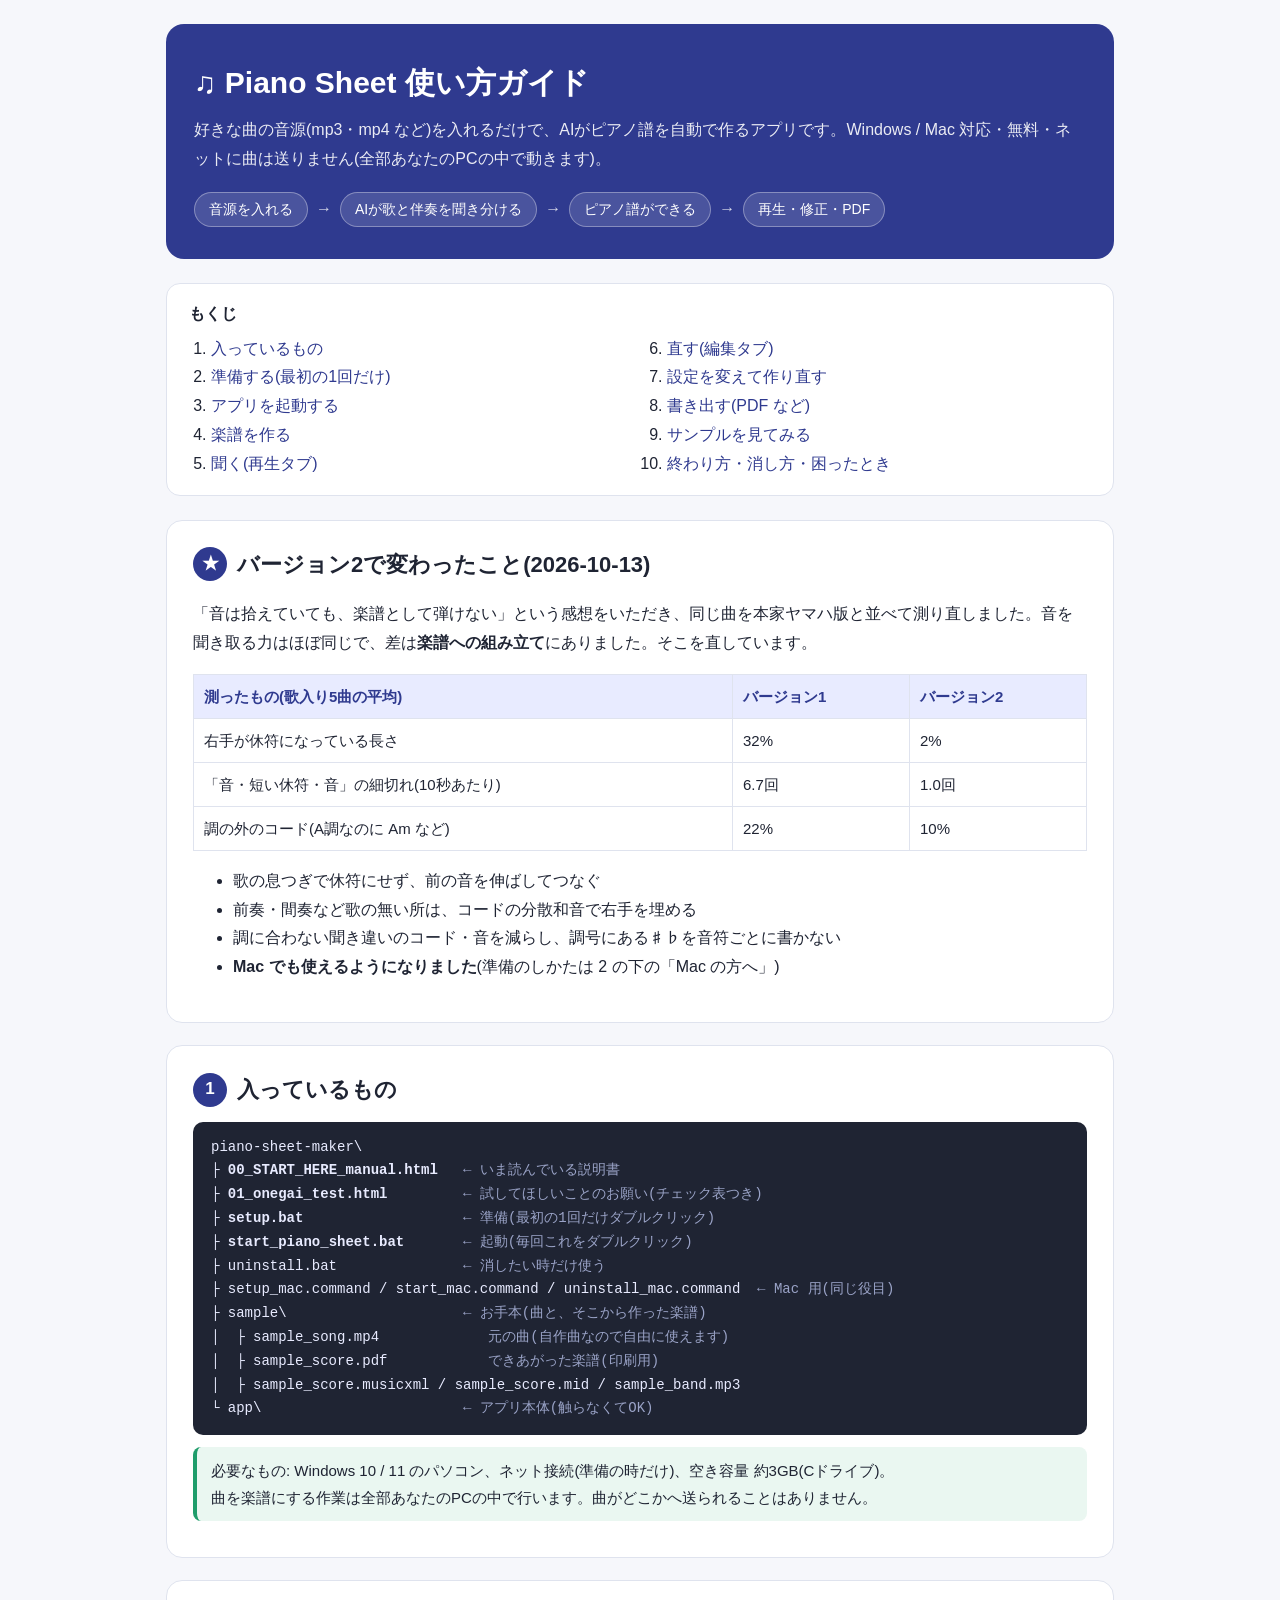
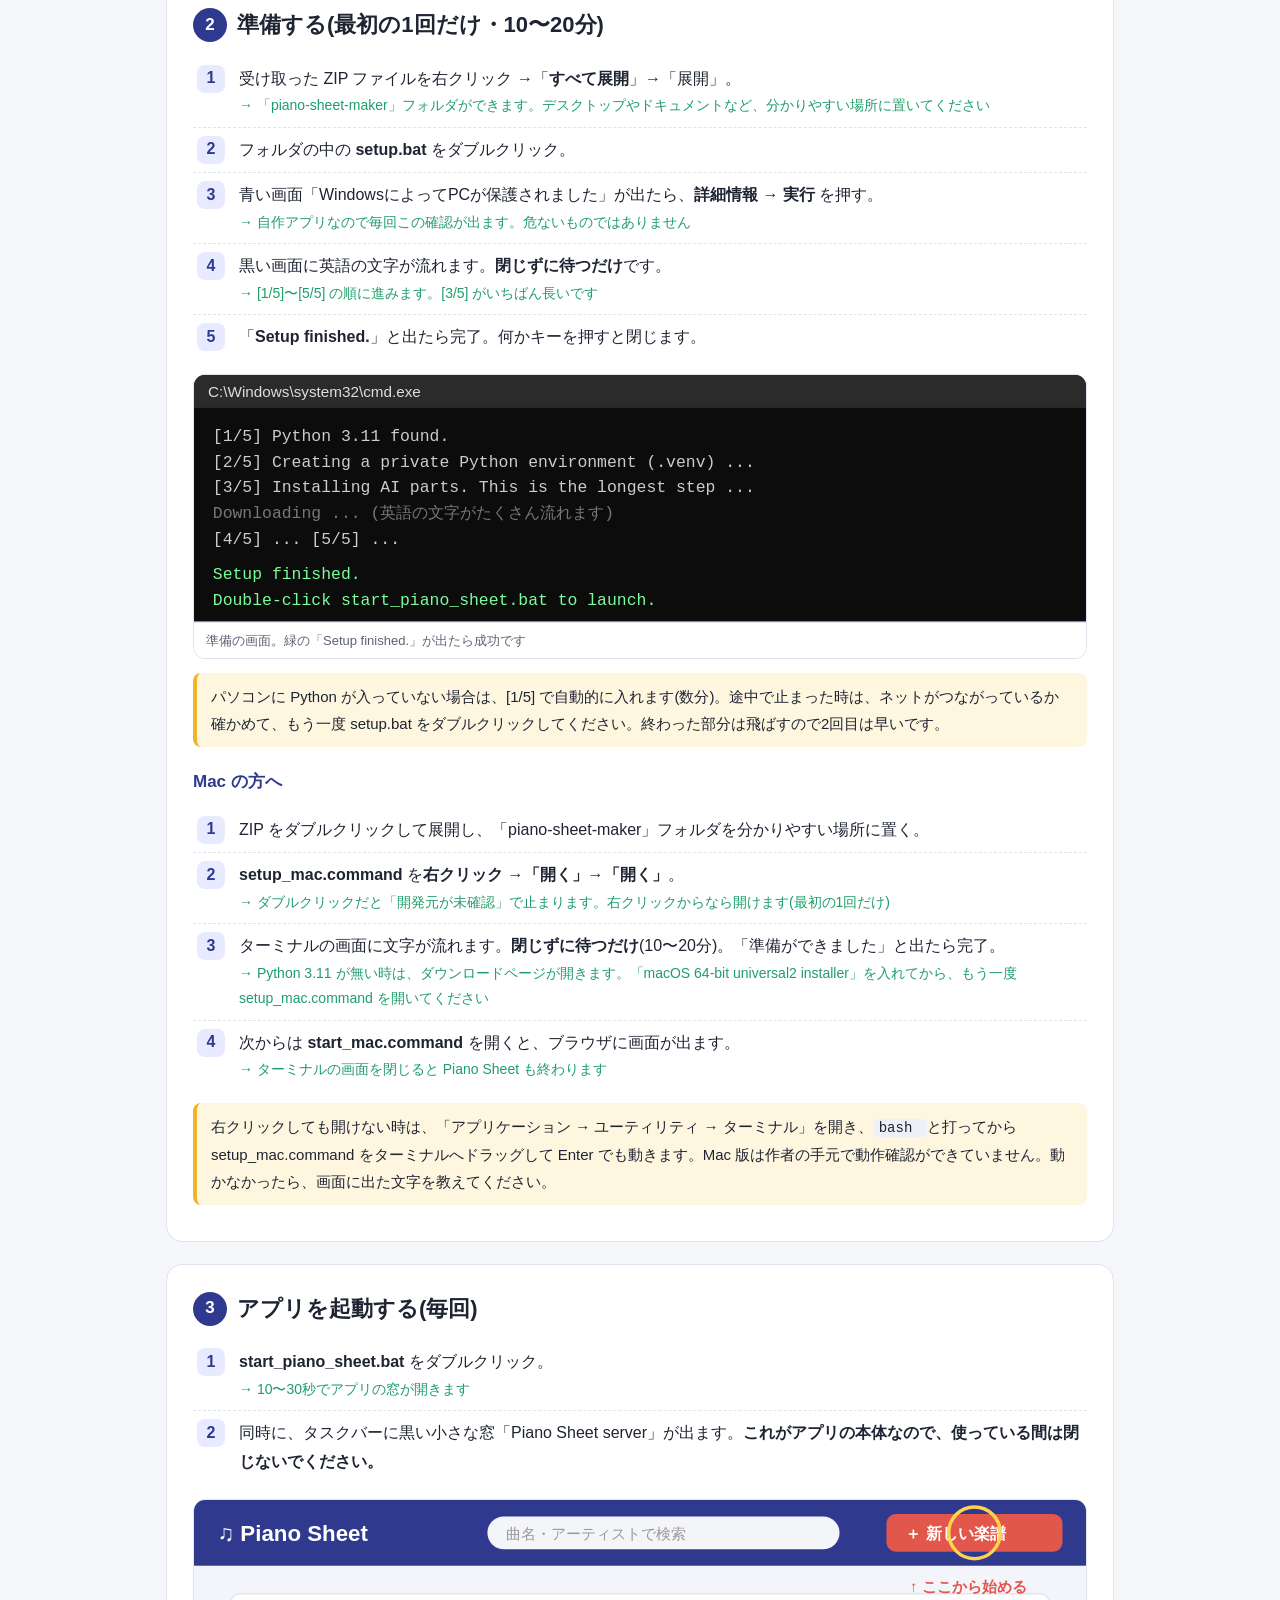
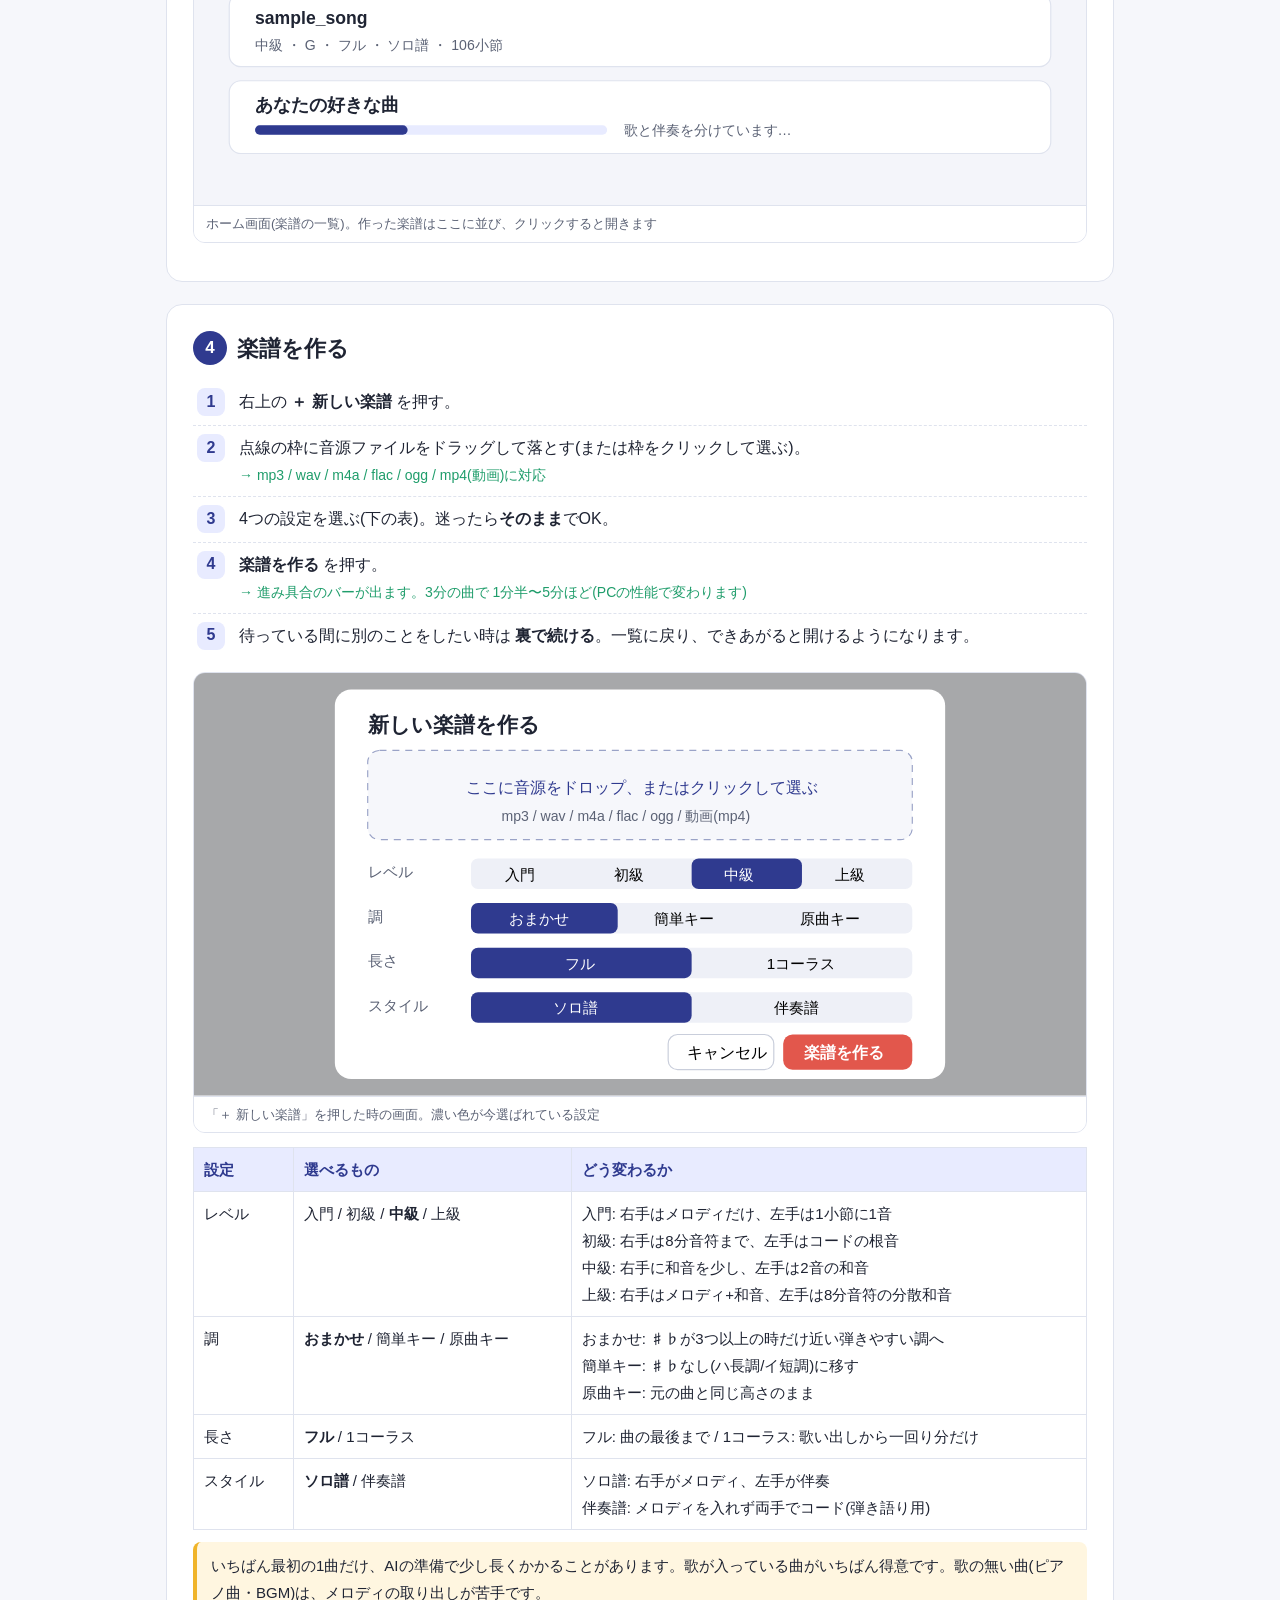
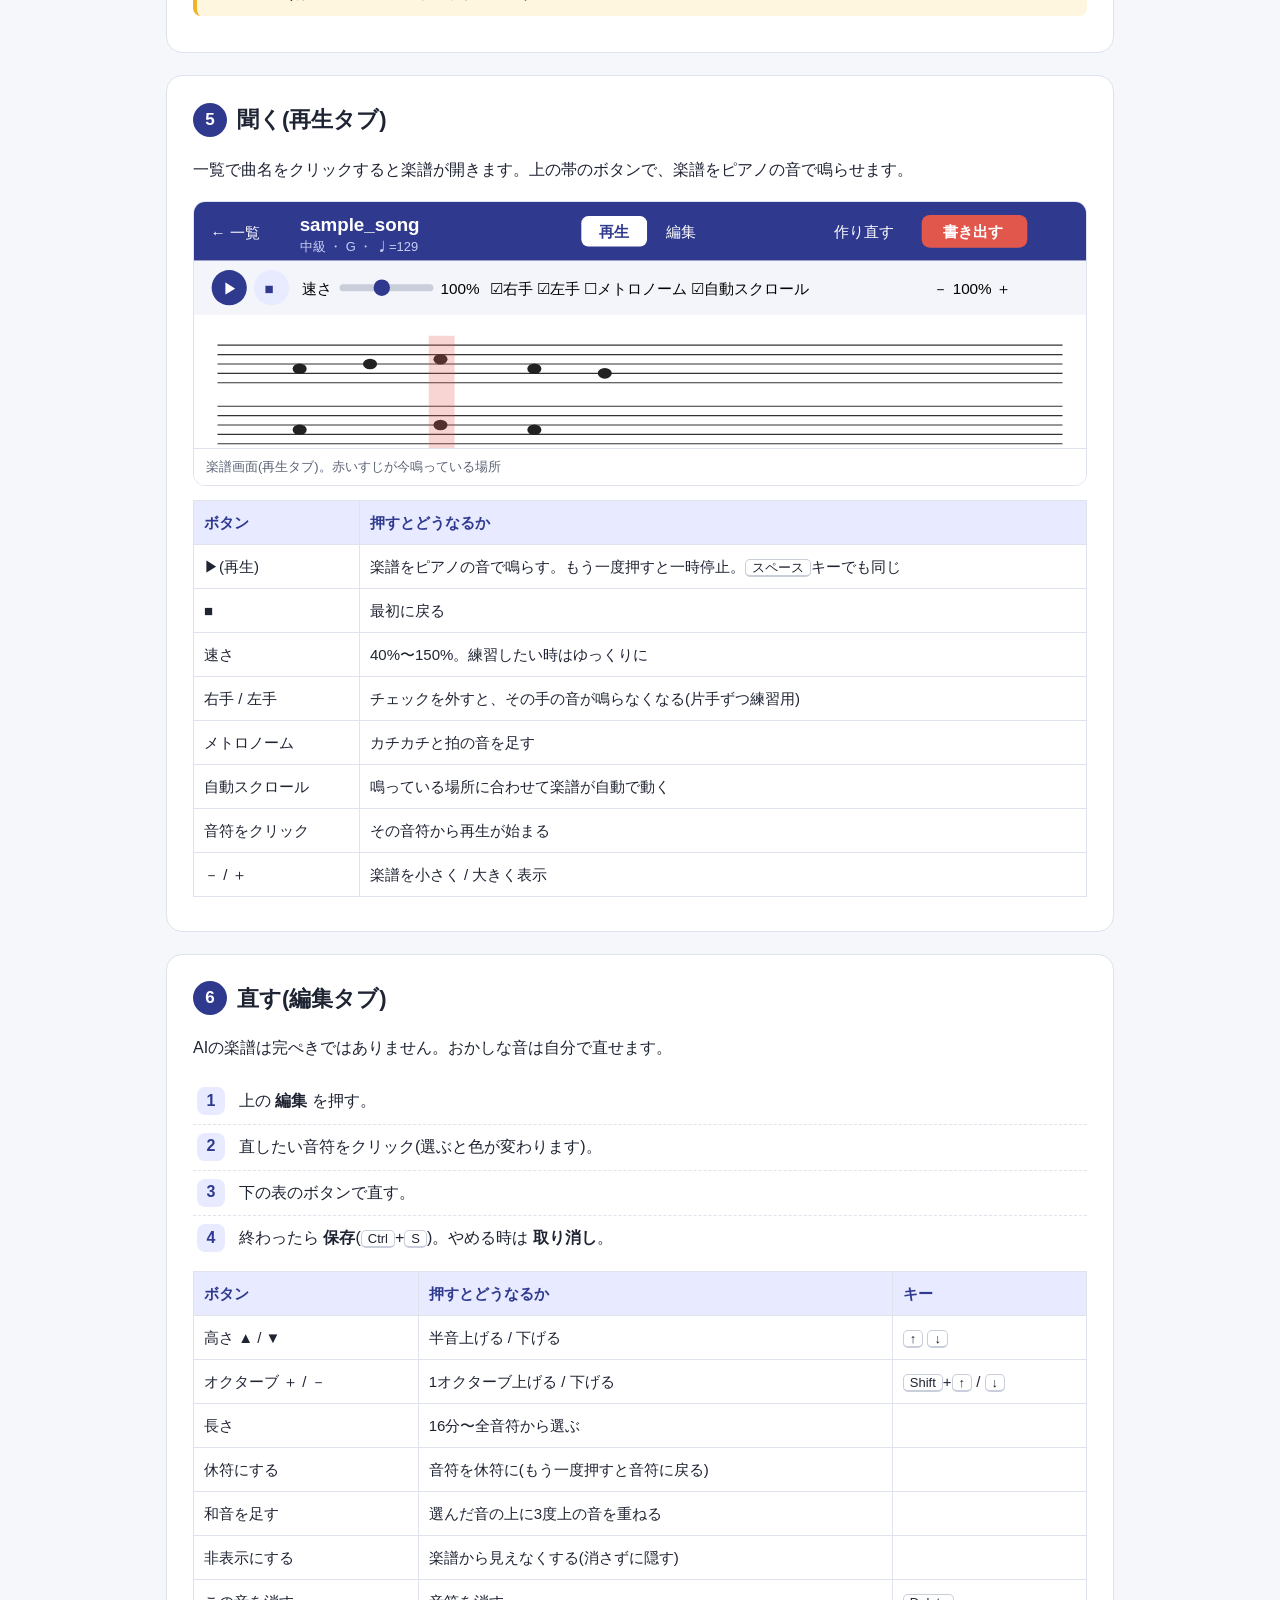
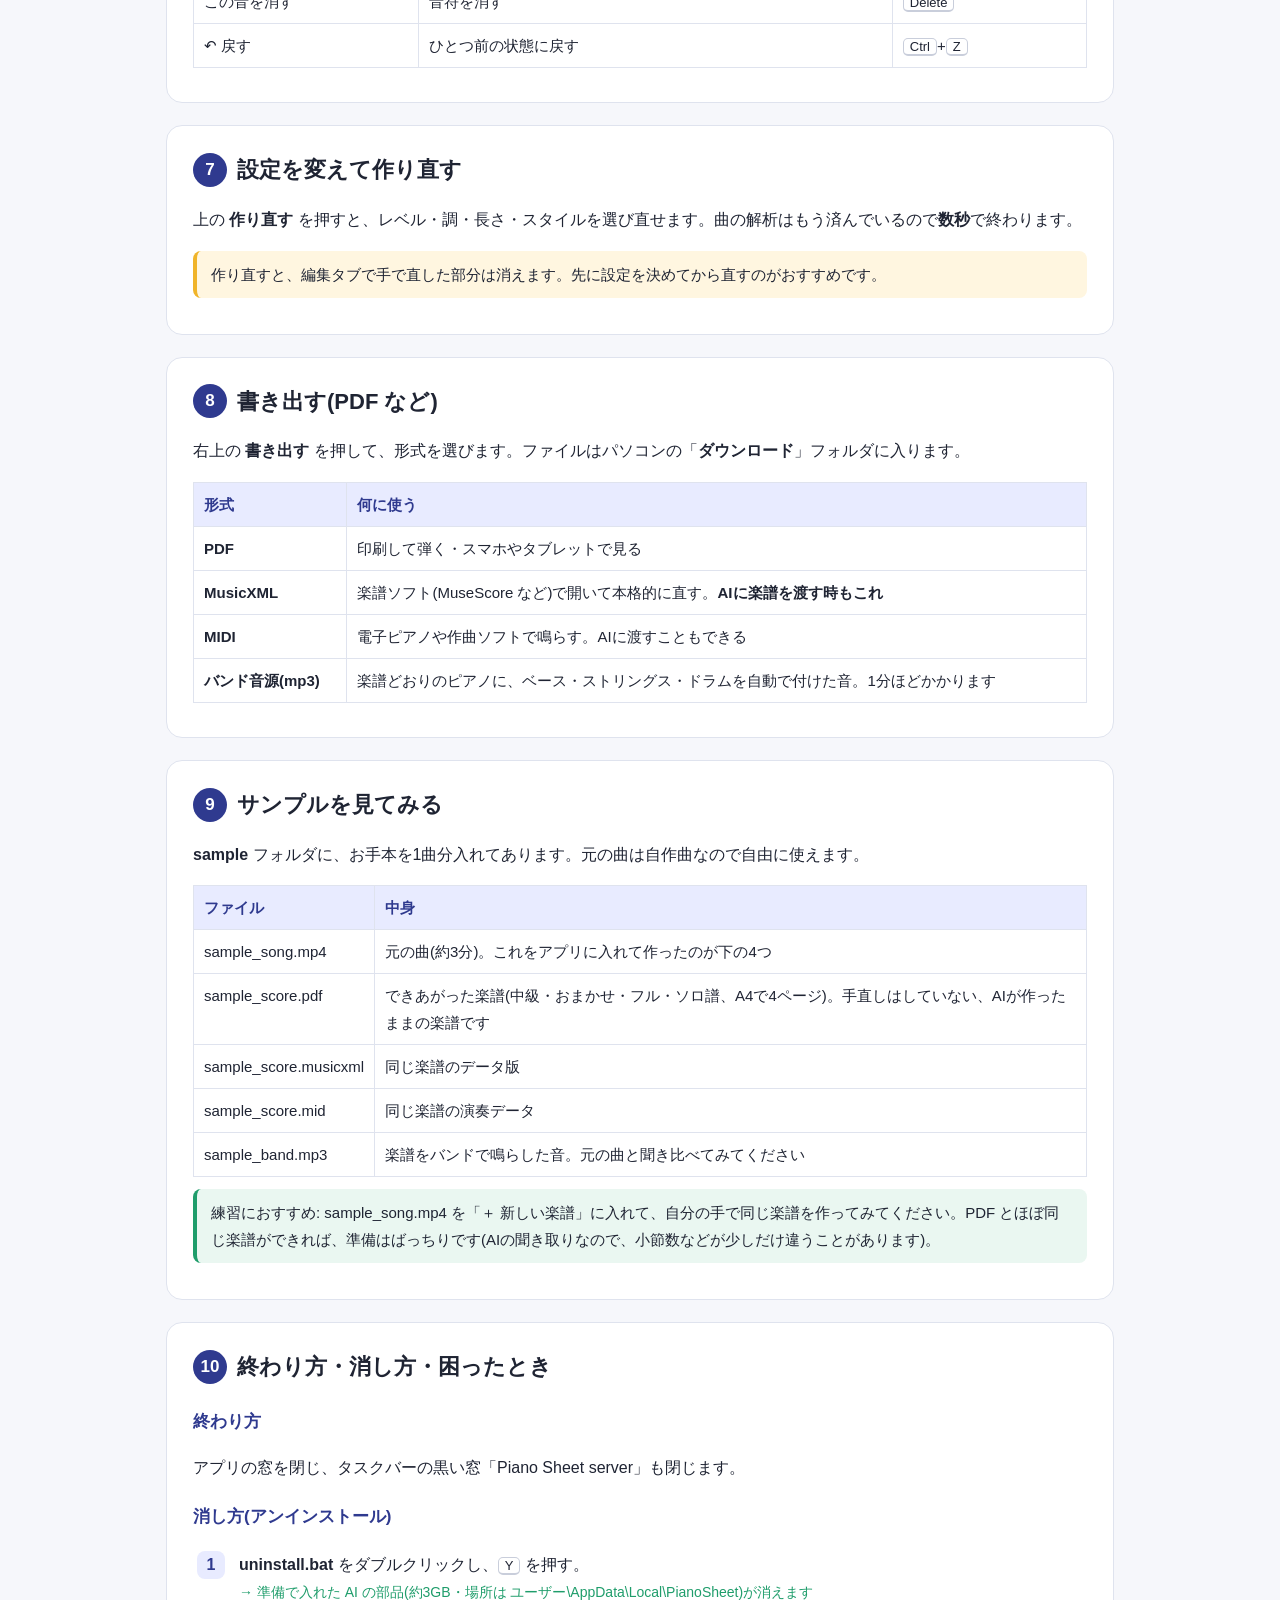
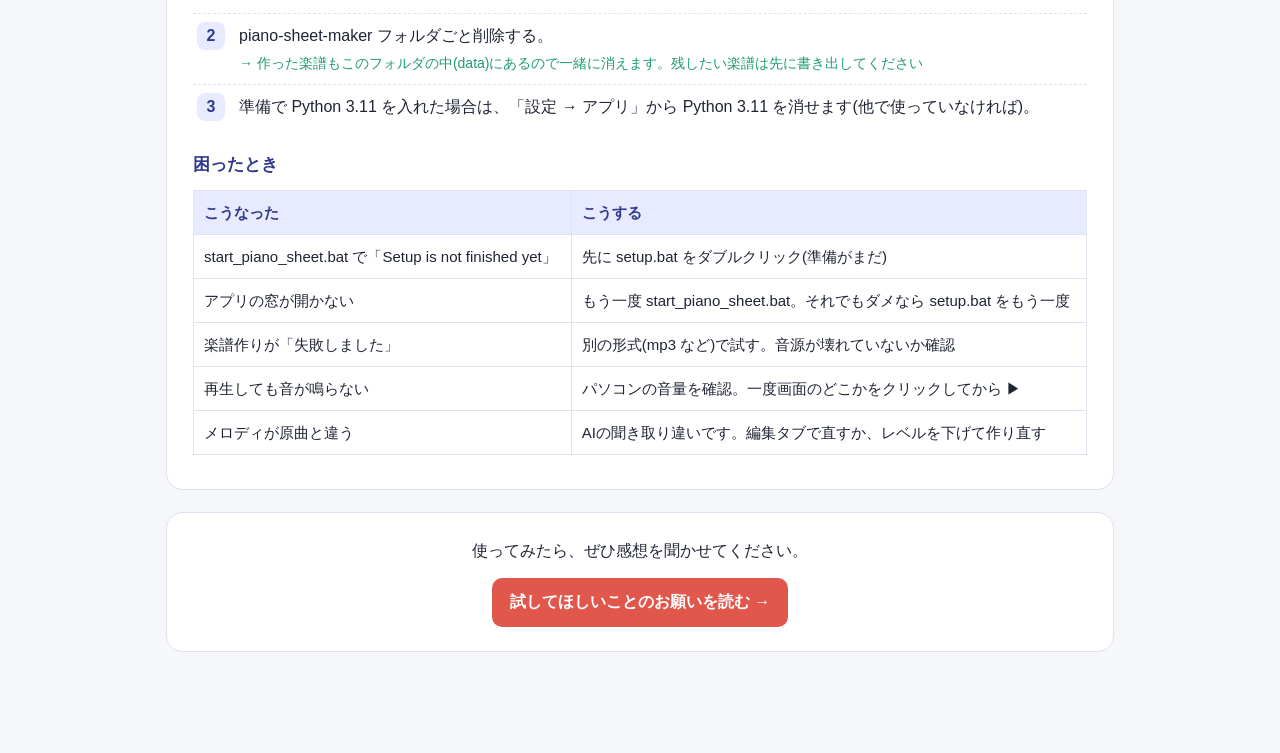
<file: 00_START_HERE_manual.html>
<!doctype html>
<html lang="ja">
<head>
<meta charset="utf-8">
<meta name="viewport" content="width=device-width, initial-scale=1">
<title>Piano Sheet 使い方ガイド</title>
<style>
:root{--ink:#1f2433;--sub:#5b6275;--line:#dfe3ee;--bg:#f6f7fb;--card:#fff;--brand:#2f3a8f;--brand2:#e8ebff;--accent:#e2574c;--ok:#1f9d6b;--warn:#fff6e0}
*{box-sizing:border-box}
body{margin:0;background:var(--bg);color:var(--ink);font-family:"Yu Gothic UI","Hiragino Sans","Meiryo",sans-serif;line-height:1.8;font-size:16px}
.wrap{max-width:980px;margin:0 auto;padding:24px 16px 80px}
header.hero{background:var(--brand);color:#fff;border-radius:18px;padding:32px 28px;margin-bottom:24px}
header.hero h1{margin:0 0 6px;font-size:30px}
header.hero p{margin:0;opacity:.9}
.flow{display:flex;gap:8px;flex-wrap:wrap;align-items:center;margin-top:18px}
.flow span{background:#fff2;border:1px solid #fff5;border-radius:999px;padding:4px 14px;font-size:14px}
.flow b{opacity:.8}
nav.toc{background:var(--card);border:1px solid var(--line);border-radius:14px;padding:16px 22px;margin-bottom:24px}
nav.toc ol{margin:6px 0 0;padding-left:22px;columns:2;column-gap:32px}
nav.toc a{color:var(--brand);text-decoration:none}
section.card{background:var(--card);border:1px solid var(--line);border-radius:16px;padding:24px 26px;margin-bottom:22px}
h2{margin:0 0 12px;font-size:22px;display:flex;align-items:center;gap:10px}
h2 .no{background:var(--brand);color:#fff;border-radius:50%;width:34px;height:34px;display:inline-flex;align-items:center;justify-content:center;font-size:17px;flex:none}
h3{font-size:17px;margin:20px 0 6px;color:var(--brand)}
.steps{counter-reset:s;list-style:none;padding:0;margin:10px 0}
.steps li{counter-increment:s;position:relative;padding:8px 0 8px 46px;border-bottom:1px dashed var(--line)}
.steps li:last-child{border-bottom:0}
.steps li::before{content:counter(s);position:absolute;left:4px;top:8px;width:28px;height:28px;border-radius:8px;background:var(--brand2);color:var(--brand);font-weight:700;display:flex;align-items:center;justify-content:center}
.res{display:block;color:var(--ok);font-size:14px}
.res::before{content:"→ "}
table{border-collapse:collapse;width:100%;margin:10px 0;font-size:15px}
th,td{border:1px solid var(--line);padding:8px 10px;text-align:left;vertical-align:top}
th{background:var(--brand2);color:var(--brand);white-space:nowrap}
.note{background:var(--warn);border-left:4px solid #f0b429;border-radius:8px;padding:10px 14px;margin:12px 0;font-size:15px}
.tip{background:#eaf7f1;border-left:4px solid var(--ok);border-radius:8px;padding:10px 14px;margin:12px 0;font-size:15px}
.mock{margin:14px 0;border:1px solid var(--line);border-radius:12px;overflow:hidden;background:#fafbff}
.mock svg{display:block;width:100%;height:auto}
.cap{font-size:13px;color:var(--sub);padding:6px 12px;border-top:1px solid var(--line);background:#fff}
kbd{background:#fff;border:1px solid #c9cedb;border-bottom-width:2px;border-radius:5px;padding:0 6px;font-size:13px;font-family:inherit}
code{background:#eef0f7;border-radius:5px;padding:1px 6px;font-size:14px}
.files{font-family:Consolas,monospace;font-size:14px;background:#1f2433;color:#e8ebff;border-radius:10px;padding:14px 18px;line-height:1.7;white-space:pre;overflow-x:auto}
.files i{color:#9aa3c7;font-style:normal}
.big-link{display:inline-block;background:var(--accent);color:#fff;text-decoration:none;border-radius:10px;padding:10px 18px;font-weight:700}
@media (max-width:640px){nav.toc ol{columns:1}header.hero h1{font-size:24px}}
</style>
</head>
<body>
<div class="wrap">

<header class="hero">
  <h1>&#9835; Piano Sheet 使い方ガイド</h1>
  <p>好きな曲の音源(mp3・mp4 など)を入れるだけで、AIがピアノ譜を自動で作るアプリです。Windows / Mac 対応・無料・ネットに曲は送りません(全部あなたのPCの中で動きます)。</p>
  <div class="flow"><span>音源を入れる</span><b>→</b><span>AIが歌と伴奏を聞き分ける</span><b>→</b><span>ピアノ譜ができる</span><b>→</b><span>再生・修正・PDF</span></div>
</header>

<nav class="toc"><b>もくじ</b>
<ol>
<li><a href="#s1">入っているもの</a></li>
<li><a href="#s2">準備する(最初の1回だけ)</a></li>
<li><a href="#s3">アプリを起動する</a></li>
<li><a href="#s4">楽譜を作る</a></li>
<li><a href="#s5">聞く(再生タブ)</a></li>
<li><a href="#s6">直す(編集タブ)</a></li>
<li><a href="#s7">設定を変えて作り直す</a></li>
<li><a href="#s8">書き出す(PDF など)</a></li>
<li><a href="#s9">サンプルを見てみる</a></li>
<li><a href="#s10">終わり方・消し方・困ったとき</a></li>
</ol></nav>
<section class="card" id="v2">
<h2><span class="no">★</span>バージョン2で変わったこと(2026-10-13)</h2>
<p>「音は拾えていても、楽譜として弾けない」という感想をいただき、同じ曲を本家ヤマハ版と並べて測り直しました。音を聞き取る力はほぼ同じで、差は<b>楽譜への組み立て</b>にありました。そこを直しています。</p>
<table>
<tr><th>測ったもの(歌入り5曲の平均)</th><th>バージョン1</th><th>バージョン2</th></tr>
<tr><td>右手が休符になっている長さ</td><td>32%</td><td>2%</td></tr>
<tr><td>「音・短い休符・音」の細切れ(10秒あたり)</td><td>6.7回</td><td>1.0回</td></tr>
<tr><td>調の外のコード(A調なのに Am など)</td><td>22%</td><td>10%</td></tr>
</table>
<ul>
<li>歌の息つぎで休符にせず、前の音を伸ばしてつなぐ</li>
<li>前奏・間奏など歌の無い所は、コードの分散和音で右手を埋める</li>
<li>調に合わない聞き違いのコード・音を減らし、調号にある♯♭を音符ごとに書かない</li>
<li><b>Mac でも使えるようになりました</b>(準備のしかたは 2 の下の「Mac の方へ」)</li>
</ul>
</section>
<section class="card" id="s1">
<h2><span class="no">1</span>入っているもの</h2>
<div class="files">piano-sheet-maker\
├ <b>00_START_HERE_manual.html</b>   <i>← いま読んでいる説明書</i>
├ <b>01_onegai_test.html</b>         <i>← 試してほしいことのお願い(チェック表つき)</i>
├ <b>setup.bat</b>                   <i>← 準備(最初の1回だけダブルクリック)</i>
├ <b>start_piano_sheet.bat</b>       <i>← 起動(毎回これをダブルクリック)</i>
├ uninstall.bat               <i>← 消したい時だけ使う</i>
├ setup_mac.command / start_mac.command / uninstall_mac.command  <i>← Mac 用(同じ役目)</i>
├ sample\                     <i>← お手本(曲と、そこから作った楽譜)</i>
│  ├ sample_song.mp4          <i>   元の曲(自作曲なので自由に使えます)</i>
│  ├ sample_score.pdf         <i>   できあがった楽譜(印刷用)</i>
│  ├ sample_score.musicxml / sample_score.mid / sample_band.mp3
└ app\                        <i>← アプリ本体(触らなくてOK)</i></div>
<div class="tip">必要なもの: Windows 10 / 11 のパソコン、ネット接続(準備の時だけ)、空き容量 約3GB(Cドライブ)。<br>曲を楽譜にする作業は全部あなたのPCの中で行います。曲がどこかへ送られることはありません。</div>
</section>

<section class="card" id="s2">
<h2><span class="no">2</span>準備する(最初の1回だけ・10〜20分)</h2>
<ol class="steps">
<li>受け取った ZIP ファイルを右クリック →「<b>すべて展開</b>」→「展開」。<span class="res">「piano-sheet-maker」フォルダができます。デスクトップやドキュメントなど、分かりやすい場所に置いてください</span></li>
<li>フォルダの中の <b>setup.bat</b> をダブルクリック。</li>
<li>青い画面「WindowsによってPCが保護されました」が出たら、<b>詳細情報</b> → <b>実行</b> を押す。<span class="res">自作アプリなので毎回この確認が出ます。危ないものではありません</span></li>
<li>黒い画面に英語の文字が流れます。<b>閉じずに待つだけ</b>です。<span class="res">[1/5]〜[5/5] の順に進みます。[3/5] がいちばん長いです</span></li>
<li>「<b>Setup finished.</b>」と出たら完了。何かキーを押すと閉じます。</li>
</ol>
<div class="mock"><svg viewBox="0 0 760 210" xmlns="http://www.w3.org/2000/svg" font-family="Consolas,monospace" font-size="14">
<rect width="760" height="210" fill="#0c0c0c"/><rect width="760" height="28" fill="#2b2b2b"/>
<text x="12" y="19" fill="#ddd" font-family="Yu Gothic UI,sans-serif" font-size="13">C:\Windows\system32\cmd.exe</text>
<text x="16" y="56" fill="#ccc">[1/5] Python 3.11 found.</text>
<text x="16" y="78" fill="#ccc">[2/5] Creating a private Python environment (.venv) ...</text>
<text x="16" y="100" fill="#ccc">[3/5] Installing AI parts. This is the longest step ...</text>
<text x="16" y="122" fill="#777">  Downloading ... (英語の文字がたくさん流れます)</text>
<text x="16" y="144" fill="#ccc">[4/5] ...   [5/5] ...</text>
<text x="16" y="174" fill="#7CFC9A">Setup finished.</text>
<text x="16" y="196" fill="#7CFC9A">Double-click start_piano_sheet.bat to launch.</text>
</svg><div class="cap">準備の画面。緑の「Setup finished.」が出たら成功です</div></div>
<div class="note">パソコンに Python が入っていない場合は、[1/5] で自動的に入れます(数分)。途中で止まった時は、ネットがつながっているか確かめて、もう一度 setup.bat をダブルクリックしてください。終わった部分は飛ばすので2回目は早いです。</div>
<h3>Mac の方へ</h3>
<ol class="steps">
<li>ZIP をダブルクリックして展開し、「piano-sheet-maker」フォルダを分かりやすい場所に置く。</li>
<li><b>setup_mac.command</b> を<b>右クリック →「開く」→「開く」</b>。<span class="res">ダブルクリックだと「開発元が未確認」で止まります。右クリックからなら開けます(最初の1回だけ)</span></li>
<li>ターミナルの画面に文字が流れます。<b>閉じずに待つだけ</b>(10〜20分)。「準備ができました」と出たら完了。<span class="res">Python 3.11 が無い時は、ダウンロードページが開きます。「macOS 64-bit universal2 installer」を入れてから、もう一度 setup_mac.command を開いてください</span></li>
<li>次からは <b>start_mac.command</b> を開くと、ブラウザに画面が出ます。<span class="res">ターミナルの画面を閉じると Piano Sheet も終わります</span></li>
</ol>
<div class="note">右クリックしても開けない時は、「アプリケーション → ユーティリティ → ターミナル」を開き、<code>bash </code>と打ってから setup_mac.command をターミナルへドラッグして Enter でも動きます。Mac 版は作者の手元で動作確認ができていません。動かなかったら、画面に出た文字を教えてください。</div>
</section>

<section class="card" id="s3">
<h2><span class="no">3</span>アプリを起動する(毎回)</h2>
<ol class="steps">
<li><b>start_piano_sheet.bat</b> をダブルクリック。<span class="res">10〜30秒でアプリの窓が開きます</span></li>
<li>同時に、タスクバーに黒い小さな窓「Piano Sheet server」が出ます。<b>これがアプリの本体なので、使っている間は閉じないでください。</b></li>
</ol>
<div class="mock"><svg viewBox="0 0 760 260" xmlns="http://www.w3.org/2000/svg" font-family="Yu Gothic UI,Meiryo,sans-serif">
<rect width="760" height="260" fill="#f4f5fa"/>
<rect width="760" height="56" fill="#2f3a8f"/>
<text x="20" y="35" fill="#fff" font-size="19" font-weight="700">&#9835; Piano Sheet</text>
<rect x="250" y="14" width="300" height="28" rx="14" fill="#fff" opacity=".95"/><text x="266" y="33" fill="#999" font-size="13">曲名・アーティストで検索</text>
<rect x="590" y="12" width="150" height="32" rx="8" fill="#e2574c"/><text x="606" y="33" fill="#fff" font-size="14" font-weight="700">＋ 新しい楽譜</text>
<rect x="30" y="80" width="700" height="62" rx="10" fill="#fff" stroke="#dfe3ee"/>
<text x="52" y="106" font-size="15" font-weight="700" fill="#1f2433">sample_song</text>
<text x="52" y="128" font-size="12" fill="#5b6275">中級 ・ G ・ フル ・ ソロ譜 ・ 106小節</text>
<rect x="30" y="154" width="700" height="62" rx="10" fill="#fff" stroke="#dfe3ee"/>
<text x="52" y="180" font-size="15" font-weight="700" fill="#1f2433">あなたの好きな曲</text>
<rect x="52" y="192" width="300" height="8" rx="4" fill="#e8ebff"/><rect x="52" y="192" width="130" height="8" rx="4" fill="#2f3a8f"/>
<text x="366" y="200" font-size="12" fill="#5b6275">歌と伴奏を分けています…</text>
<circle cx="665" cy="28" r="22" fill="none" stroke="#ffd34d" stroke-width="3"/><text x="610" y="78" font-size="13" fill="#e2574c" font-weight="700">↑ ここから始める</text>
</svg><div class="cap">ホーム画面(楽譜の一覧)。作った楽譜はここに並び、クリックすると開きます</div></div>
</section>

<section class="card" id="s4">
<h2><span class="no">4</span>楽譜を作る</h2>
<ol class="steps">
<li>右上の <b>＋ 新しい楽譜</b> を押す。</li>
<li>点線の枠に音源ファイルをドラッグして落とす(または枠をクリックして選ぶ)。<span class="res">mp3 / wav / m4a / flac / ogg / mp4(動画)に対応</span></li>
<li>4つの設定を選ぶ(下の表)。迷ったら<b>そのまま</b>でOK。</li>
<li><b>楽譜を作る</b> を押す。<span class="res">進み具合のバーが出ます。3分の曲で 1分半〜5分ほど(PCの性能で変わります)</span></li>
<li>待っている間に別のことをしたい時は <b>裏で続ける</b>。一覧に戻り、できあがると開けるようになります。</li>
</ol>
<div class="mock"><svg viewBox="0 0 760 360" xmlns="http://www.w3.org/2000/svg" font-family="Yu Gothic UI,Meiryo,sans-serif" font-size="14">
<rect width="760" height="360" fill="#00000055"/>
<rect x="120" y="14" width="520" height="332" rx="14" fill="#fff"/>
<text x="148" y="50" font-size="18" font-weight="700" fill="#1f2433">新しい楽譜を作る</text>
<rect x="148" y="66" width="464" height="76" rx="10" fill="#f6f7fb" stroke="#9aa3c7" stroke-dasharray="6 5"/>
<text x="232" y="102" fill="#2f3a8f">ここに音源をドロップ、またはクリックして選ぶ</text>
<text x="262" y="126" fill="#5b6275" font-size="12">mp3 / wav / m4a / flac / ogg / 動画(mp4)</text>
<g font-size="13"><text x="148" y="174" fill="#5b6275">レベル</text>
<rect x="236" y="158" width="376" height="26" rx="6" fill="#eef0f7"/><rect x="424" y="158" width="94" height="26" rx="6" fill="#2f3a8f"/>
<text x="265" y="176">入門</text><text x="358" y="176">初級</text><text x="452" y="176" fill="#fff">中級</text><text x="546" y="176">上級</text>
<text x="148" y="212" fill="#5b6275">調</text>
<rect x="236" y="196" width="376" height="26" rx="6" fill="#eef0f7"/><rect x="236" y="196" width="125" height="26" rx="6" fill="#2f3a8f"/>
<text x="268" y="214" fill="#fff">おまかせ</text><text x="392" y="214">簡単キー</text><text x="516" y="214">原曲キー</text>
<text x="148" y="250" fill="#5b6275">長さ</text>
<rect x="236" y="234" width="376" height="26" rx="6" fill="#eef0f7"/><rect x="236" y="234" width="188" height="26" rx="6" fill="#2f3a8f"/>
<text x="316" y="252" fill="#fff">フル</text><text x="488" y="252">1コーラス</text>
<text x="148" y="288" fill="#5b6275">スタイル</text>
<rect x="236" y="272" width="376" height="26" rx="6" fill="#eef0f7"/><rect x="236" y="272" width="188" height="26" rx="6" fill="#2f3a8f"/>
<text x="306" y="290" fill="#fff">ソロ譜</text><text x="494" y="290">伴奏譜</text></g>
<rect x="404" y="308" width="90" height="30" rx="8" fill="#fff" stroke="#c9cedb"/><text x="420" y="328">キャンセル</text>
<rect x="502" y="308" width="110" height="30" rx="8" fill="#e2574c"/><text x="520" y="328" fill="#fff" font-weight="700">楽譜を作る</text>
</svg><div class="cap">「＋ 新しい楽譜」を押した時の画面。濃い色が今選ばれている設定</div></div>
<table>
<tr><th>設定</th><th>選べるもの</th><th>どう変わるか</th></tr>
<tr><td>レベル</td><td>入門 / 初級 / <b>中級</b> / 上級</td><td>入門: 右手はメロディだけ、左手は1小節に1音<br>初級: 右手は8分音符まで、左手はコードの根音<br>中級: 右手に和音を少し、左手は2音の和音<br>上級: 右手はメロディ+和音、左手は8分音符の分散和音</td></tr>
<tr><td>調</td><td><b>おまかせ</b> / 簡単キー / 原曲キー</td><td>おまかせ: ♯♭が3つ以上の時だけ近い弾きやすい調へ<br>簡単キー: ♯♭なし(ハ長調/イ短調)に移す<br>原曲キー: 元の曲と同じ高さのまま</td></tr>
<tr><td>長さ</td><td><b>フル</b> / 1コーラス</td><td>フル: 曲の最後まで / 1コーラス: 歌い出しから一回り分だけ</td></tr>
<tr><td>スタイル</td><td><b>ソロ譜</b> / 伴奏譜</td><td>ソロ譜: 右手がメロディ、左手が伴奏<br>伴奏譜: メロディを入れず両手でコード(弾き語り用)</td></tr>
</table>
<div class="note">いちばん最初の1曲だけ、AIの準備で少し長くかかることがあります。歌が入っている曲がいちばん得意です。歌の無い曲(ピアノ曲・BGM)は、メロディの取り出しが苦手です。</div>
</section>

<section class="card" id="s5">
<h2><span class="no">5</span>聞く(再生タブ)</h2>
<p>一覧で曲名をクリックすると楽譜が開きます。上の帯のボタンで、楽譜をピアノの音で鳴らせます。</p>
<div class="mock"><svg viewBox="0 0 760 210" xmlns="http://www.w3.org/2000/svg" font-family="Yu Gothic UI,Meiryo,sans-serif" font-size="13">
<rect width="760" height="210" fill="#fff"/>
<rect width="760" height="50" fill="#2f3a8f"/>
<text x="14" y="31" fill="#fff">← 一覧</text><text x="90" y="25" fill="#fff" font-size="16" font-weight="700">sample_song</text><text x="90" y="42" fill="#c8cdf5" font-size="11">中級 ・ G ・ ♩=129</text>
<rect x="330" y="12" width="56" height="26" rx="6" fill="#fff"/><text x="345" y="30" fill="#2f3a8f" font-weight="700">再生</text><text x="402" y="30" fill="#fff">編集</text>
<text x="545" y="30" fill="#fff">作り直す</text><rect x="620" y="11" width="90" height="28" rx="7" fill="#e2574c"/><text x="638" y="30" fill="#fff" font-weight="700">書き出す</text>
<rect y="50" width="760" height="46" fill="#f4f5fa"/>
<circle cx="30" cy="73" r="15" fill="#2f3a8f"/><text x="25" y="78" fill="#fff">▶</text>
<circle cx="66" cy="73" r="15" fill="#e8ebff"/><text x="60" y="78" fill="#2f3a8f">■</text>
<text x="92" y="78">速さ</text><rect x="124" y="70" width="80" height="6" rx="3" fill="#c9cedb"/><circle cx="160" cy="73" r="7" fill="#2f3a8f"/><text x="210" y="78">100%</text>
<text x="252" y="78">☑右手 ☑左手 ☐メトロノーム ☑自動スクロール</text>
<text x="630" y="78">－ 100% ＋</text>
<g stroke="#333" stroke-width="1"><line x1="20" y1="122" x2="740" y2="122"/><line x1="20" y1="130" x2="740" y2="130"/><line x1="20" y1="138" x2="740" y2="138"/><line x1="20" y1="146" x2="740" y2="146"/><line x1="20" y1="154" x2="740" y2="154"/>
<line x1="20" y1="174" x2="740" y2="174"/><line x1="20" y1="182" x2="740" y2="182"/><line x1="20" y1="190" x2="740" y2="190"/><line x1="20" y1="198" x2="740" y2="198"/><line x1="20" y1="206" x2="740" y2="206"/></g>
<g fill="#222"><ellipse cx="90" cy="142" rx="6" ry="4.5"/><ellipse cx="150" cy="138" rx="6" ry="4.5"/><ellipse cx="210" cy="134" rx="6" ry="4.5"/><ellipse cx="290" cy="142" rx="6" ry="4.5"/><ellipse cx="350" cy="146" rx="6" ry="4.5"/><ellipse cx="90" cy="194" rx="6" ry="4.5"/><ellipse cx="210" cy="190" rx="6" ry="4.5"/><ellipse cx="290" cy="194" rx="6" ry="4.5"/></g>
<rect x="200" y="114" width="22" height="96" fill="#e2574c" opacity=".25"/>
</svg><div class="cap">楽譜画面(再生タブ)。赤いすじが今鳴っている場所</div></div>
<table>
<tr><th>ボタン</th><th>押すとどうなるか</th></tr>
<tr><td>▶(再生)</td><td>楽譜をピアノの音で鳴らす。もう一度押すと一時停止。<kbd>スペース</kbd>キーでも同じ</td></tr>
<tr><td>■</td><td>最初に戻る</td></tr>
<tr><td>速さ</td><td>40%〜150%。練習したい時はゆっくりに</td></tr>
<tr><td>右手 / 左手</td><td>チェックを外すと、その手の音が鳴らなくなる(片手ずつ練習用)</td></tr>
<tr><td>メトロノーム</td><td>カチカチと拍の音を足す</td></tr>
<tr><td>自動スクロール</td><td>鳴っている場所に合わせて楽譜が自動で動く</td></tr>
<tr><td>音符をクリック</td><td>その音符から再生が始まる</td></tr>
<tr><td>－ / ＋</td><td>楽譜を小さく / 大きく表示</td></tr>
</table>
</section>

<section class="card" id="s6">
<h2><span class="no">6</span>直す(編集タブ)</h2>
<p>AIの楽譜は完ぺきではありません。おかしな音は自分で直せます。</p>
<ol class="steps">
<li>上の <b>編集</b> を押す。</li>
<li>直したい音符をクリック(選ぶと色が変わります)。</li>
<li>下の表のボタンで直す。</li>
<li>終わったら <b>保存</b>(<kbd>Ctrl</kbd>+<kbd>S</kbd>)。やめる時は <b>取り消し</b>。</li>
</ol>
<table>
<tr><th>ボタン</th><th>押すとどうなるか</th><th>キー</th></tr>
<tr><td>高さ ▲ / ▼</td><td>半音上げる / 下げる</td><td><kbd>↑</kbd> <kbd>↓</kbd></td></tr>
<tr><td>オクターブ ＋ / －</td><td>1オクターブ上げる / 下げる</td><td><kbd>Shift</kbd>+<kbd>↑</kbd> / <kbd>↓</kbd></td></tr>
<tr><td>長さ</td><td>16分〜全音符から選ぶ</td><td></td></tr>
<tr><td>休符にする</td><td>音符を休符に(もう一度押すと音符に戻る)</td><td></td></tr>
<tr><td>和音を足す</td><td>選んだ音の上に3度上の音を重ねる</td><td></td></tr>
<tr><td>非表示にする</td><td>楽譜から見えなくする(消さずに隠す)</td><td></td></tr>
<tr><td>この音を消す</td><td>音符を消す</td><td><kbd>Delete</kbd></td></tr>
<tr><td>↶ 戻す</td><td>ひとつ前の状態に戻す</td><td><kbd>Ctrl</kbd>+<kbd>Z</kbd></td></tr>
</table>
</section>

<section class="card" id="s7">
<h2><span class="no">7</span>設定を変えて作り直す</h2>
<p>上の <b>作り直す</b> を押すと、レベル・調・長さ・スタイルを選び直せます。曲の解析はもう済んでいるので<b>数秒</b>で終わります。</p>
<div class="note">作り直すと、編集タブで手で直した部分は消えます。先に設定を決めてから直すのがおすすめです。</div>
</section>

<section class="card" id="s8">
<h2><span class="no">8</span>書き出す(PDF など)</h2>
<p>右上の <b>書き出す</b> を押して、形式を選びます。ファイルはパソコンの「<b>ダウンロード</b>」フォルダに入ります。</p>
<table>
<tr><th>形式</th><th>何に使う</th></tr>
<tr><td><b>PDF</b></td><td>印刷して弾く・スマホやタブレットで見る</td></tr>
<tr><td><b>MusicXML</b></td><td>楽譜ソフト(MuseScore など)で開いて本格的に直す。<b>AIに楽譜を渡す時もこれ</b></td></tr>
<tr><td><b>MIDI</b></td><td>電子ピアノや作曲ソフトで鳴らす。AIに渡すこともできる</td></tr>
<tr><td><b>バンド音源(mp3)</b></td><td>楽譜どおりのピアノに、ベース・ストリングス・ドラムを自動で付けた音。1分ほどかかります</td></tr>
</table>
</section>

<section class="card" id="s9">
<h2><span class="no">9</span>サンプルを見てみる</h2>
<p><b>sample</b> フォルダに、お手本を1曲分入れてあります。元の曲は自作曲なので自由に使えます。</p>
<table>
<tr><th>ファイル</th><th>中身</th></tr>
<tr><td>sample_song.mp4</td><td>元の曲(約3分)。これをアプリに入れて作ったのが下の4つ</td></tr>
<tr><td>sample_score.pdf</td><td>できあがった楽譜(中級・おまかせ・フル・ソロ譜、A4で4ページ)。手直しはしていない、AIが作ったままの楽譜です</td></tr>
<tr><td>sample_score.musicxml</td><td>同じ楽譜のデータ版</td></tr>
<tr><td>sample_score.mid</td><td>同じ楽譜の演奏データ</td></tr>
<tr><td>sample_band.mp3</td><td>楽譜をバンドで鳴らした音。元の曲と聞き比べてみてください</td></tr>
</table>
<div class="tip">練習におすすめ: sample_song.mp4 を「＋ 新しい楽譜」に入れて、自分の手で同じ楽譜を作ってみてください。PDF とほぼ同じ楽譜ができれば、準備はばっちりです(AIの聞き取りなので、小節数などが少しだけ違うことがあります)。</div>
</section>

<section class="card" id="s10">
<h2><span class="no">10</span>終わり方・消し方・困ったとき</h2>
<h3>終わり方</h3>
<p>アプリの窓を閉じ、タスクバーの黒い窓「Piano Sheet server」も閉じます。</p>
<h3>消し方(アンインストール)</h3>
<ol class="steps">
<li><b>uninstall.bat</b> をダブルクリックし、<kbd>Y</kbd> を押す。<span class="res">準備で入れた AI の部品(約3GB・場所は ユーザー\AppData\Local\PianoSheet)が消えます</span></li>
<li>piano-sheet-maker フォルダごと削除する。<span class="res">作った楽譜もこのフォルダの中(data)にあるので一緒に消えます。残したい楽譜は先に書き出してください</span></li>
<li>準備で Python 3.11 を入れた場合は、「設定 → アプリ」から Python 3.11 を消せます(他で使っていなければ)。</li>
</ol>
<h3>困ったとき</h3>
<table>
<tr><th>こうなった</th><th>こうする</th></tr>
<tr><td>start_piano_sheet.bat で「Setup is not finished yet」</td><td>先に setup.bat をダブルクリック(準備がまだ)</td></tr>
<tr><td>アプリの窓が開かない</td><td>もう一度 start_piano_sheet.bat。それでもダメなら setup.bat をもう一度</td></tr>
<tr><td>楽譜作りが「失敗しました」</td><td>別の形式(mp3 など)で試す。音源が壊れていないか確認</td></tr>
<tr><td>再生しても音が鳴らない</td><td>パソコンの音量を確認。一度画面のどこかをクリックしてから ▶</td></tr>
<tr><td>メロディが原曲と違う</td><td>AIの聞き取り違いです。編集タブで直すか、レベルを下げて作り直す</td></tr>
</table>
</section>

<section class="card" style="text-align:center">
<p style="margin:0 0 12px">使ってみたら、ぜひ感想を聞かせてください。</p>
<a class="big-link" href="01_onegai_test.html">試してほしいことのお願いを読む →</a>
</section>
</div>
</body>
</html>
</file>
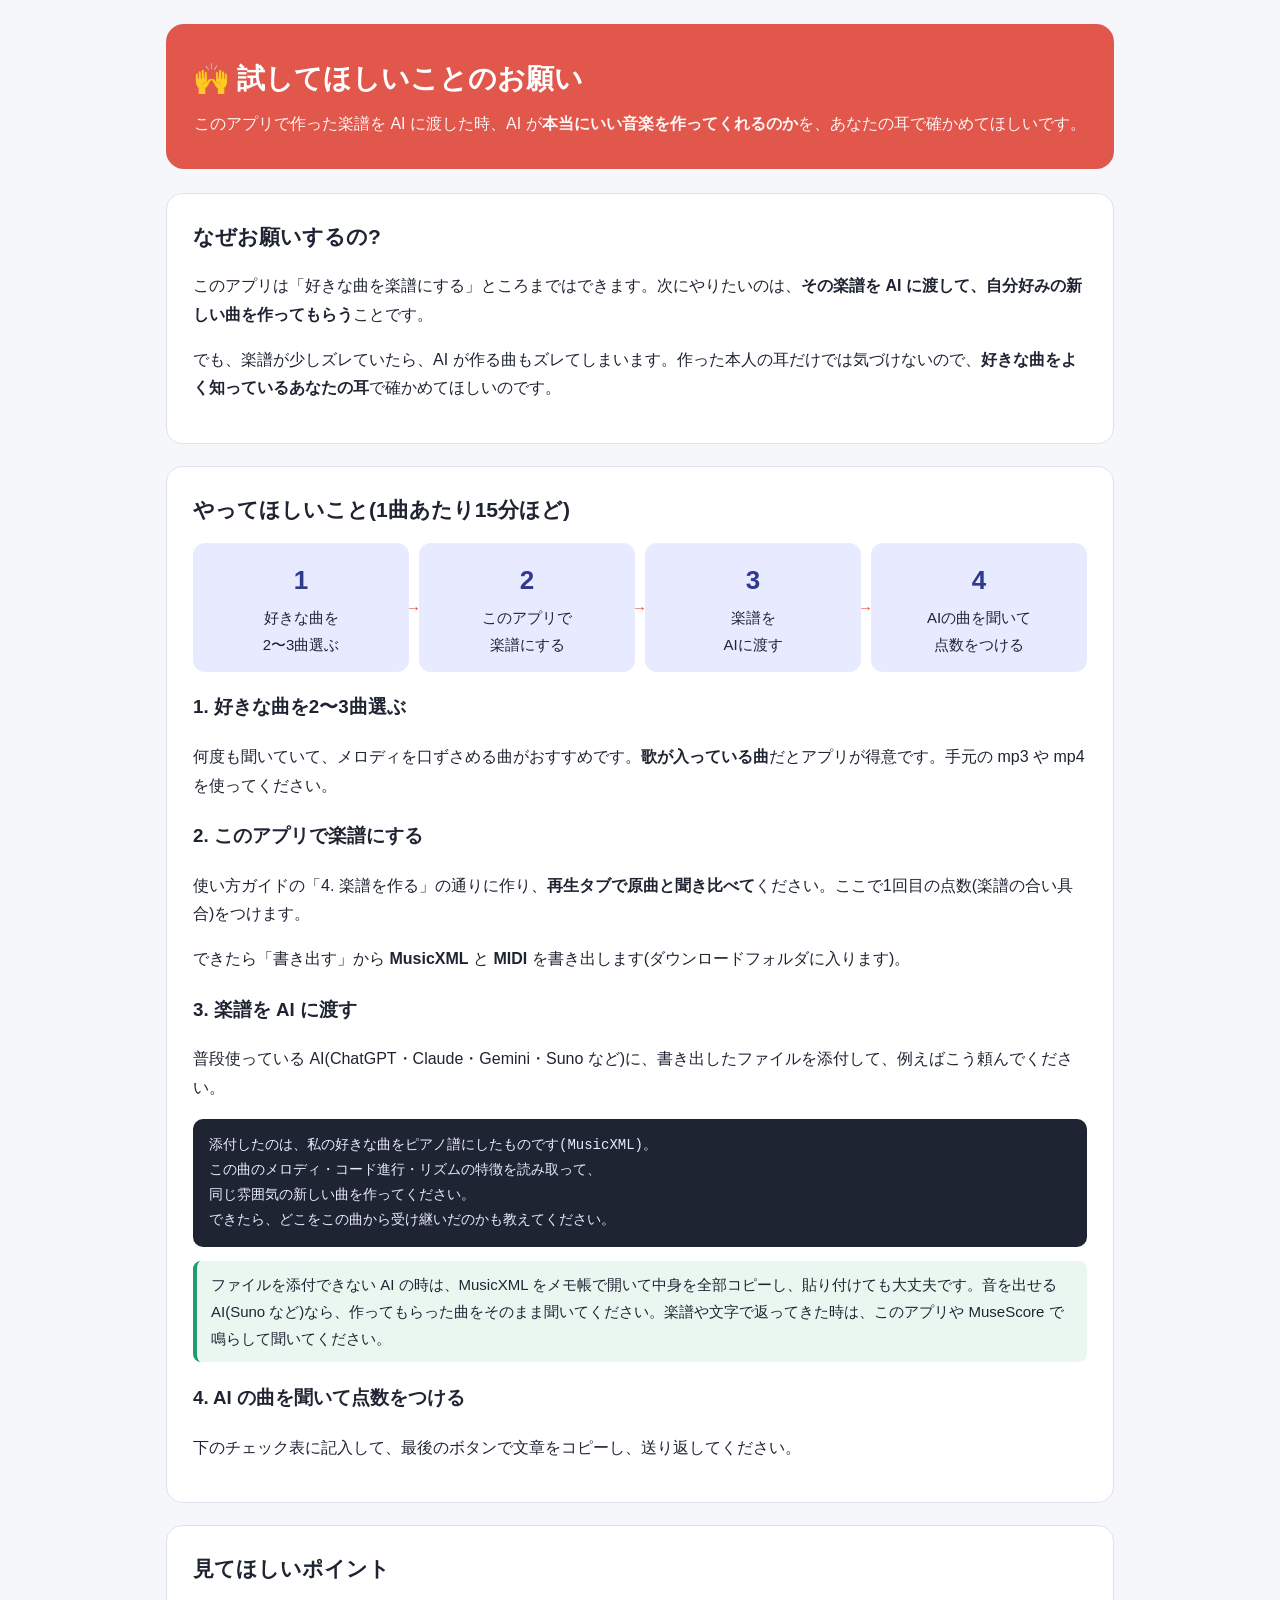
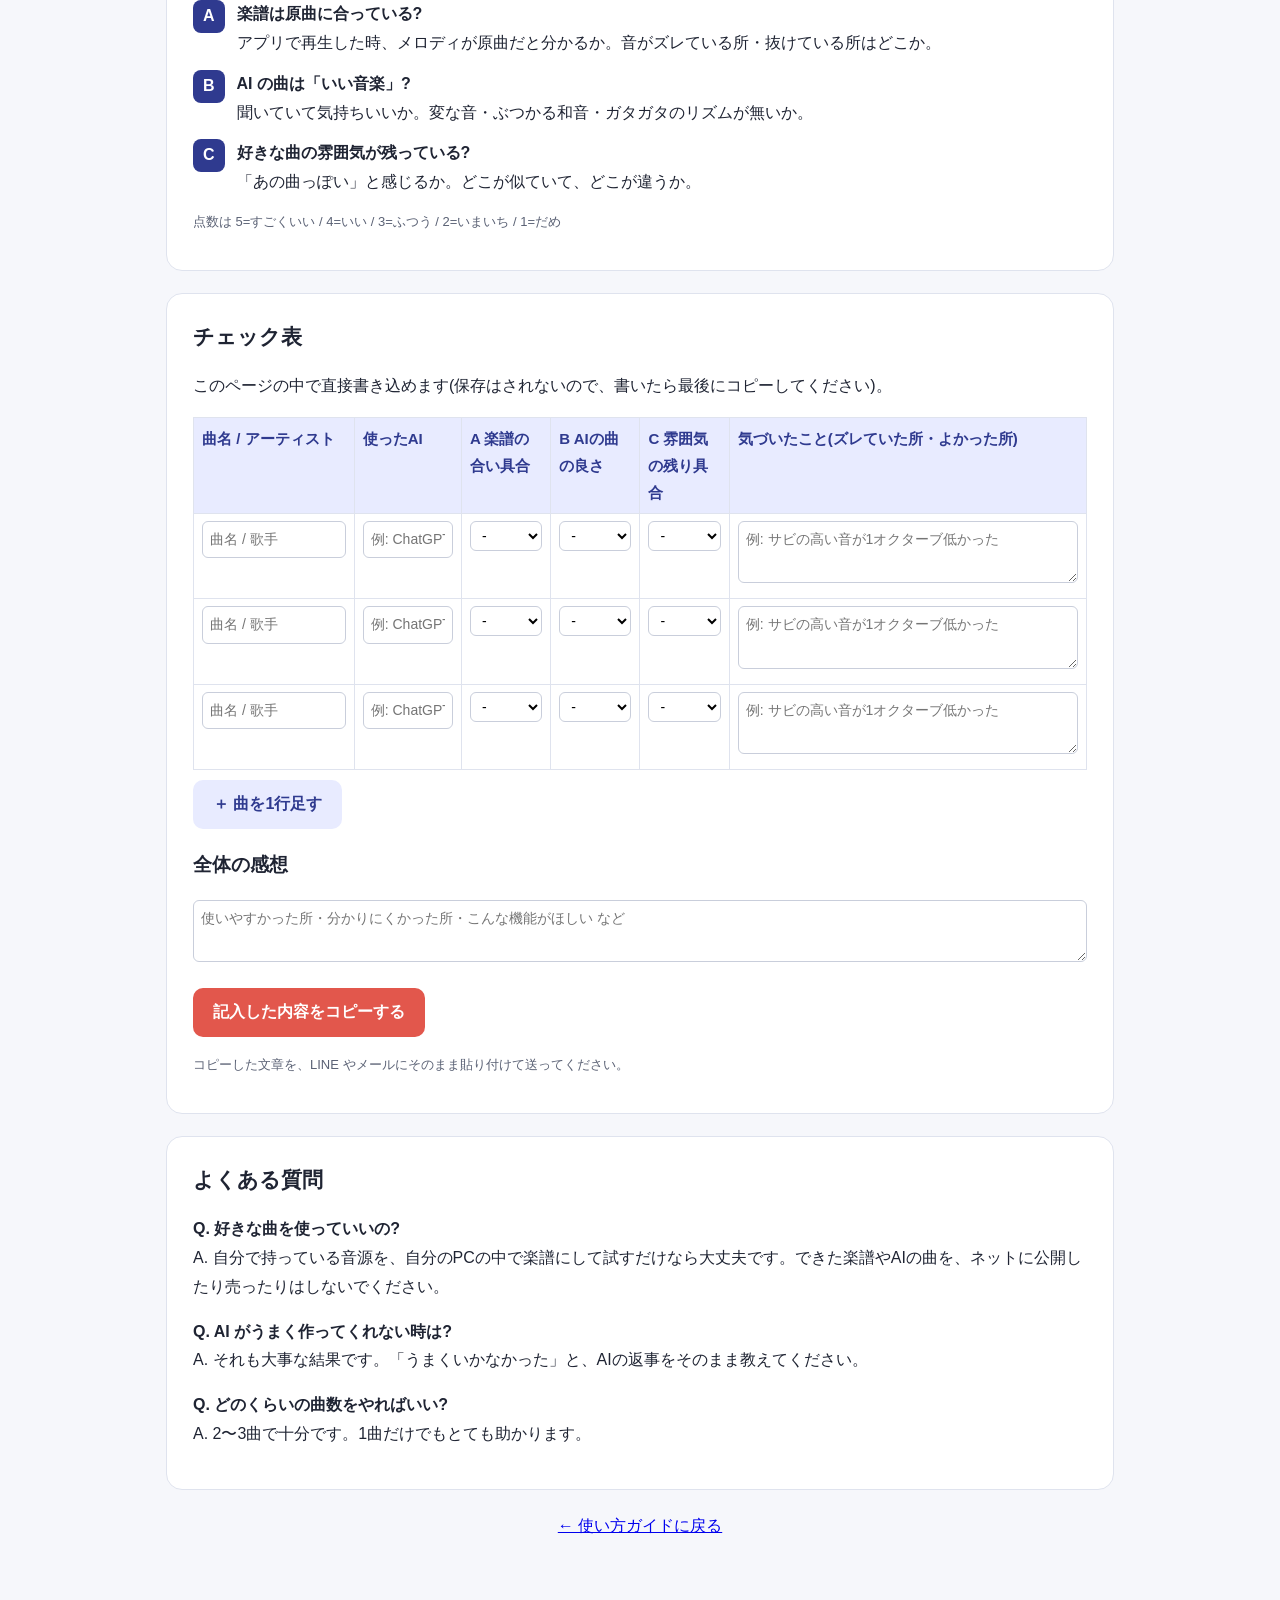
<file: 01_onegai_test.html>
<!doctype html>
<html lang="ja">
<head>
<meta charset="utf-8">
<meta name="viewport" content="width=device-width, initial-scale=1">
<title>試してほしいことのお願い</title>
<style>
:root{--ink:#1f2433;--sub:#5b6275;--line:#dfe3ee;--bg:#f6f7fb;--card:#fff;--brand:#2f3a8f;--brand2:#e8ebff;--accent:#e2574c;--ok:#1f9d6b;--warn:#fff6e0}
*{box-sizing:border-box}
body{margin:0;background:var(--bg);color:var(--ink);font-family:"Yu Gothic UI","Hiragino Sans","Meiryo",sans-serif;line-height:1.8;font-size:16px}
.wrap{max-width:980px;margin:0 auto;padding:24px 16px 80px}
header.hero{background:var(--accent);color:#fff;border-radius:18px;padding:30px 28px;margin-bottom:24px}
header.hero h1{margin:0 0 6px;font-size:28px}
header.hero p{margin:0;opacity:.95}
section.card{background:var(--card);border:1px solid var(--line);border-radius:16px;padding:24px 26px;margin-bottom:22px}
h2{margin:0 0 12px;font-size:21px}
.pipe{display:grid;grid-template-columns:repeat(4,1fr);gap:10px;margin:14px 0}
.pipe div{background:var(--brand2);border-radius:12px;padding:14px;text-align:center;position:relative;font-size:15px}
.pipe div b{display:block;font-size:26px;color:var(--brand)}
.pipe div:not(:last-child)::after{content:"→";position:absolute;right:-12px;top:40%;color:var(--accent);font-weight:700}
.q{display:flex;gap:12px;align-items:flex-start;margin:12px 0}
.q .tag{flex:none;background:var(--brand);color:#fff;border-radius:8px;padding:2px 10px;font-weight:700}
table{border-collapse:collapse;width:100%;font-size:15px}
th,td{border:1px solid var(--line);padding:7px 8px;text-align:left;vertical-align:top}
th{background:var(--brand2);color:var(--brand)}
input[type=text],textarea,select{width:100%;font:inherit;font-size:14px;border:1px solid #c9cedb;border-radius:6px;padding:5px 7px;background:#fff}
textarea{min-height:52px;resize:vertical}
.btn{display:inline-block;background:var(--accent);color:#fff;border:0;border-radius:10px;padding:10px 20px;font:inherit;font-weight:700;cursor:pointer}
.btn.light{background:var(--brand2);color:var(--brand)}
.note{background:var(--warn);border-left:4px solid #f0b429;border-radius:8px;padding:10px 14px;margin:12px 0;font-size:15px}
.tip{background:#eaf7f1;border-left:4px solid var(--ok);border-radius:8px;padding:10px 14px;margin:12px 0;font-size:15px}
pre{background:#1f2433;color:#e8ebff;border-radius:10px;padding:14px 16px;white-space:pre-wrap;font-size:14px}
#copied{color:var(--ok);font-weight:700;margin-left:10px}
.scale{font-size:13px;color:var(--sub)}
@media (max-width:700px){.pipe{grid-template-columns:1fr 1fr}.pipe div:nth-child(2)::after{display:none}}
</style>
</head>
<body>
<div class="wrap">

<header class="hero">
<h1>&#128588; 試してほしいことのお願い</h1>
<p>このアプリで作った楽譜を AI に渡した時、AI が<b>本当にいい音楽を作ってくれるのか</b>を、あなたの耳で確かめてほしいです。</p>
</header>

<section class="card">
<h2>なぜお願いするの?</h2>
<p>このアプリは「好きな曲を楽譜にする」ところまではできます。次にやりたいのは、<b>その楽譜を AI に渡して、自分好みの新しい曲を作ってもらう</b>ことです。</p>
<p>でも、楽譜が少しズレていたら、AI が作る曲もズレてしまいます。作った本人の耳だけでは気づけないので、<b>好きな曲をよく知っているあなたの耳</b>で確かめてほしいのです。</p>
</section>

<section class="card">
<h2>やってほしいこと(1曲あたり15分ほど)</h2>
<div class="pipe">
<div><b>1</b>好きな曲を<br>2〜3曲選ぶ</div>
<div><b>2</b>このアプリで<br>楽譜にする</div>
<div><b>3</b>楽譜を<br>AIに渡す</div>
<div><b>4</b>AIの曲を聞いて<br>点数をつける</div>
</div>
<h3>1. 好きな曲を2〜3曲選ぶ</h3>
<p>何度も聞いていて、メロディを口ずさめる曲がおすすめです。<b>歌が入っている曲</b>だとアプリが得意です。手元の mp3 や mp4 を使ってください。</p>
<h3>2. このアプリで楽譜にする</h3>
<p>使い方ガイドの「4. 楽譜を作る」の通りに作り、<b>再生タブで原曲と聞き比べて</b>ください。ここで1回目の点数(楽譜の合い具合)をつけます。</p>
<p>できたら「書き出す」から <b>MusicXML</b> と <b>MIDI</b> を書き出します(ダウンロードフォルダに入ります)。</p>
<h3>3. 楽譜を AI に渡す</h3>
<p>普段使っている AI(ChatGPT・Claude・Gemini・Suno など)に、書き出したファイルを添付して、例えばこう頼んでください。</p>
<pre>添付したのは、私の好きな曲をピアノ譜にしたものです(MusicXML)。
この曲のメロディ・コード進行・リズムの特徴を読み取って、
同じ雰囲気の新しい曲を作ってください。
できたら、どこをこの曲から受け継いだのかも教えてください。</pre>
<div class="tip">ファイルを添付できない AI の時は、MusicXML をメモ帳で開いて中身を全部コピーし、貼り付けても大丈夫です。音を出せる AI(Suno など)なら、作ってもらった曲をそのまま聞いてください。楽譜や文字で返ってきた時は、このアプリや MuseScore で鳴らして聞いてください。</div>
<h3>4. AI の曲を聞いて点数をつける</h3>
<p>下のチェック表に記入して、最後のボタンで文章をコピーし、送り返してください。</p>
</section>

<section class="card">
<h2>見てほしいポイント</h2>
<div class="q"><span class="tag">A</span><div><b>楽譜は原曲に合っている?</b><br>アプリで再生した時、メロディが原曲だと分かるか。音がズレている所・抜けている所はどこか。</div></div>
<div class="q"><span class="tag">B</span><div><b>AI の曲は「いい音楽」?</b><br>聞いていて気持ちいいか。変な音・ぶつかる和音・ガタガタのリズムが無いか。</div></div>
<div class="q"><span class="tag">C</span><div><b>好きな曲の雰囲気が残っている?</b><br>「あの曲っぽい」と感じるか。どこが似ていて、どこが違うか。</div></div>
<p class="scale">点数は 5=すごくいい / 4=いい / 3=ふつう / 2=いまいち / 1=だめ</p>
</section>

<section class="card">
<h2>チェック表</h2>
<p>このページの中で直接書き込めます(保存はされないので、書いたら最後にコピーしてください)。</p>
<div style="overflow-x:auto">
<table id="sheet">
<tr><th style="width:18%">曲名 / アーティスト</th><th style="width:12%">使ったAI</th><th style="width:10%">A 楽譜の合い具合</th><th style="width:10%">B AIの曲の良さ</th><th style="width:10%">C 雰囲気の残り具合</th><th>気づいたこと(ズレていた所・よかった所)</th></tr>
</table>
</div>
<p style="margin-top:10px"><button class="btn light" id="addRow" type="button">＋ 曲を1行足す</button></p>
<h3>全体の感想</h3>
<textarea id="overall" placeholder="使いやすかった所・分かりにくかった所・こんな機能がほしい など"></textarea>
<p style="margin-top:16px"><button class="btn" id="copyBtn" type="button">記入した内容をコピーする</button><span id="copied"></span></p>
<p class="scale">コピーした文章を、LINE やメールにそのまま貼り付けて送ってください。</p>
</section>

<section class="card">
<h2>よくある質問</h2>
<p><b>Q. 好きな曲を使っていいの?</b><br>A. 自分で持っている音源を、自分のPCの中で楽譜にして試すだけなら大丈夫です。できた楽譜やAIの曲を、ネットに公開したり売ったりはしないでください。</p>
<p><b>Q. AI がうまく作ってくれない時は?</b><br>A. それも大事な結果です。「うまくいかなかった」と、AIの返事をそのまま教えてください。</p>
<p><b>Q. どのくらいの曲数をやればいい?</b><br>A. 2〜3曲で十分です。1曲だけでもとても助かります。</p>
</section>

<p style="text-align:center"><a href="00_START_HERE_manual.html">← 使い方ガイドに戻る</a></p>
</div>
<script>
const sheet = document.getElementById('sheet');
const opts = '<option value="">-</option><option>5</option><option>4</option><option>3</option><option>2</option><option>1</option>';
function addRow() {
  const tr = document.createElement('tr');
  tr.innerHTML = '<td><input type="text" placeholder="曲名 / 歌手"></td><td><input type="text" placeholder="例: ChatGPT"></td>' +
    '<td><select>' + opts + '</select></td><td><select>' + opts + '</select></td><td><select>' + opts + '</select></td>' +
    '<td><textarea placeholder="例: サビの高い音が1オクターブ低かった"></textarea></td>';
  sheet.appendChild(tr);
}
for (let i = 0; i < 3; i++) addRow();
document.getElementById('addRow').onclick = addRow;
document.getElementById('copyBtn').onclick = async () => {
  const lines = ['【Piano Sheet お試し結果】'];
  [...sheet.querySelectorAll('tr')].slice(1).forEach((tr, i) => {
    const v = [...tr.querySelectorAll('input,select,textarea')].map(e => e.value.trim());
    if (!v.some(Boolean)) return;
    lines.push(`■${i + 1}曲目: ${v[0] || '(曲名なし)'} / AI: ${v[1] || '-'}`);
    lines.push(`  A 楽譜の合い具合: ${v[2] || '-'}  B AIの曲の良さ: ${v[3] || '-'}  C 雰囲気: ${v[4] || '-'}`);
    if (v[5]) lines.push(`  気づいたこと: ${v[5]}`);
  });
  const ov = document.getElementById('overall').value.trim();
  if (ov) lines.push('■全体の感想: ' + ov);
  const text = lines.join('\n');
  try { await navigator.clipboard.writeText(text); }
  catch (e) { const t = document.createElement('textarea'); t.value = text; document.body.appendChild(t); t.select(); document.execCommand('copy'); t.remove(); }
  document.getElementById('copied').textContent = 'コピーしました。LINEやメールに貼り付けてください';
};
</script>
</body>
</html>
</file>
